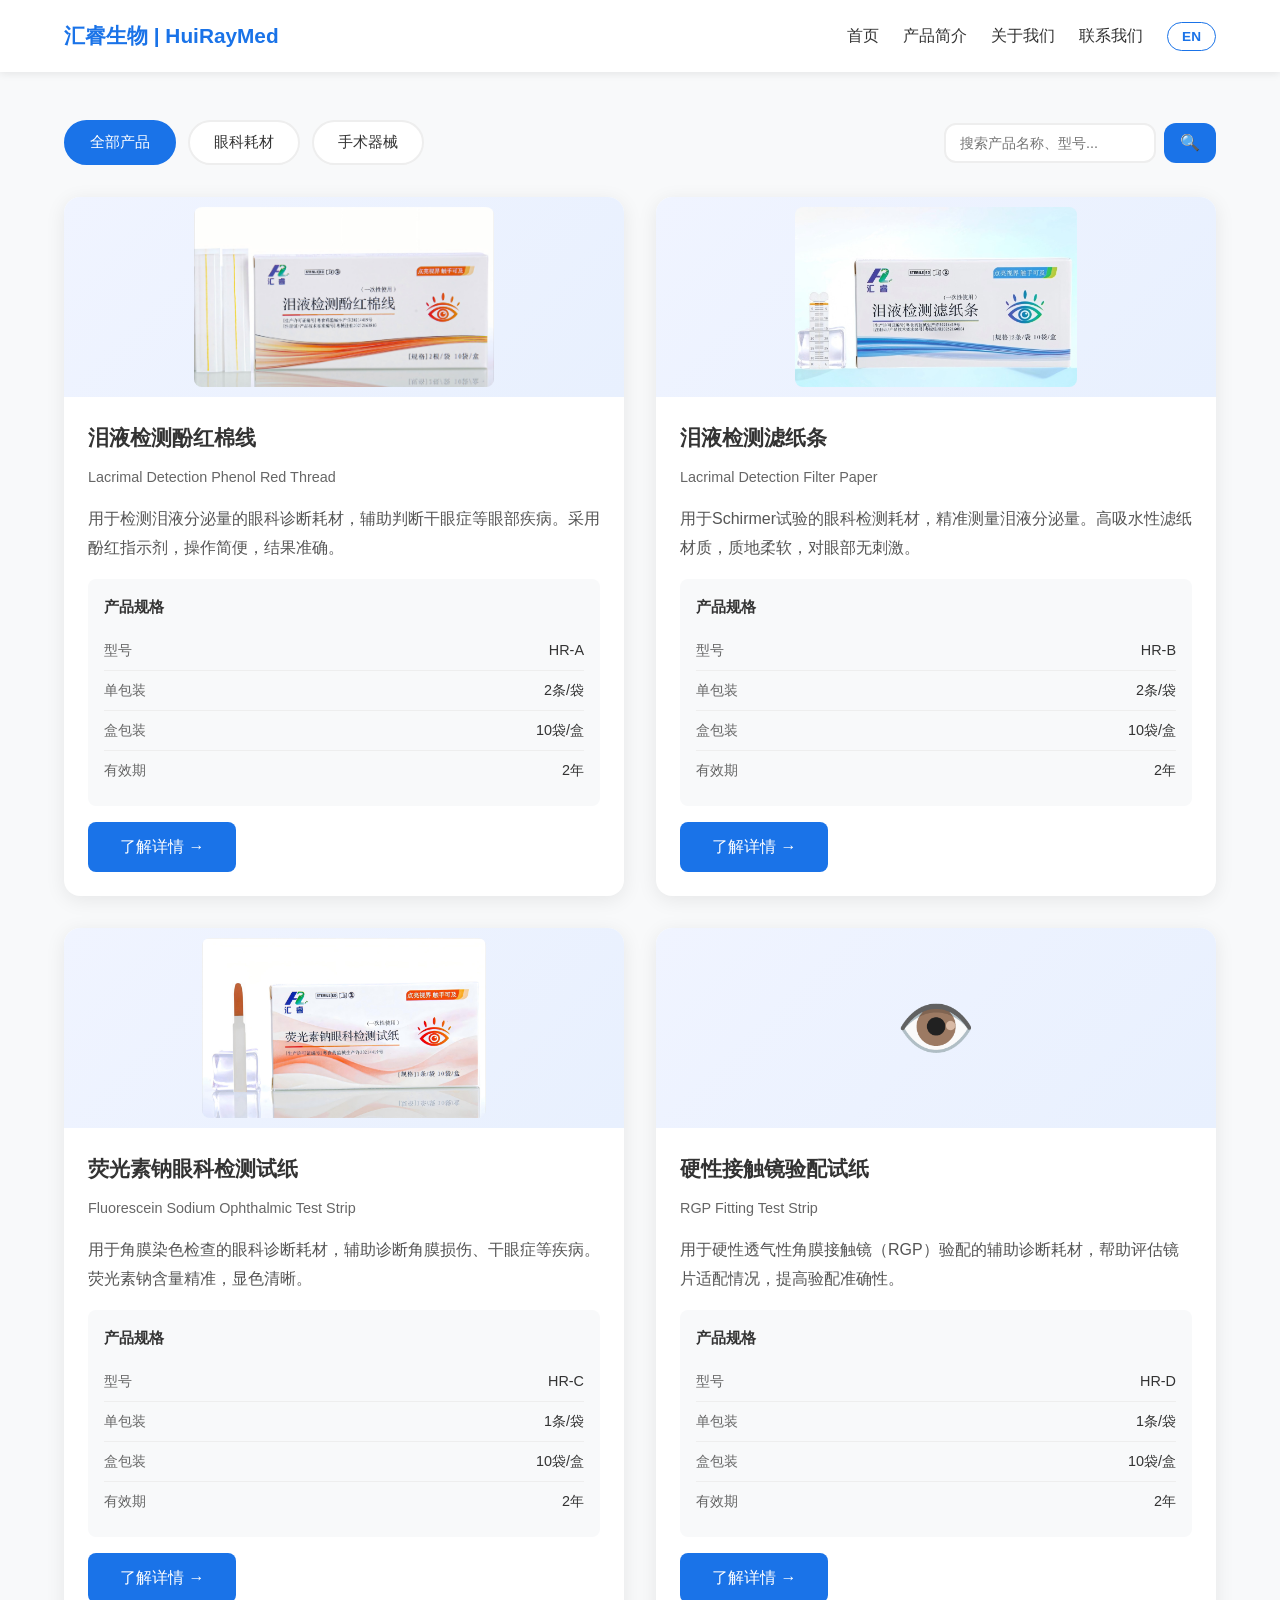
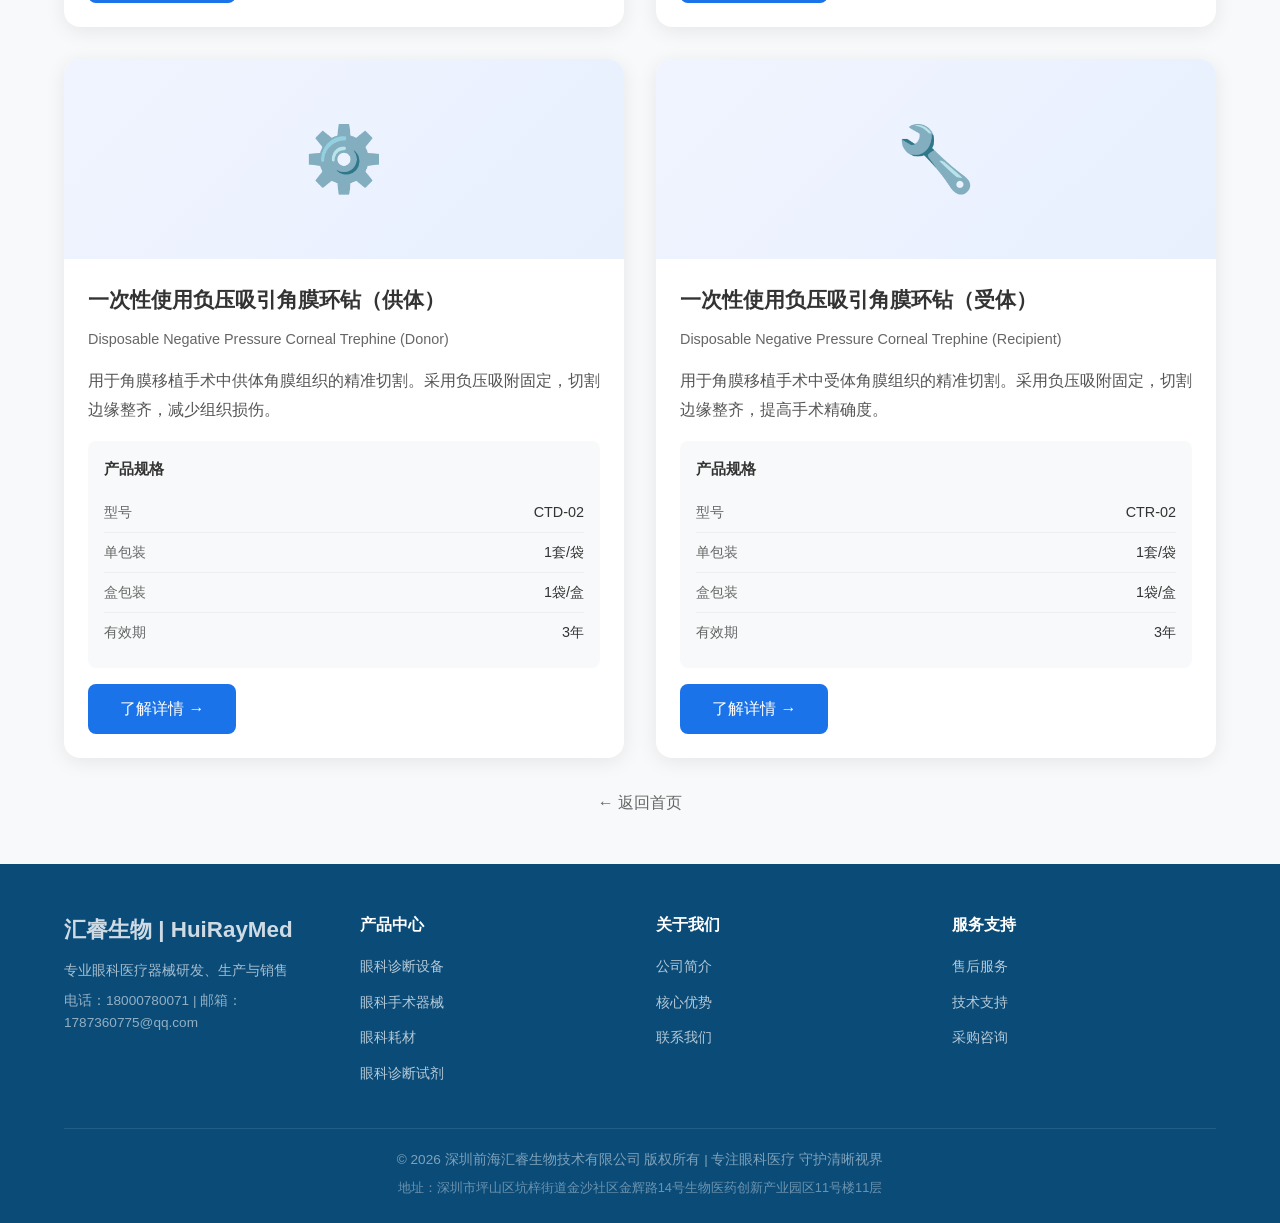
<file: products.html>
<!DOCTYPE html>
<html lang="zh-CN">
<head>
    <meta charset="UTF-8">
    <meta name="viewport" content="width=device-width, initial-scale=1.0">
    <title>汇睿生物 - 眼科医疗器械产品中心 | HuiRayMed</title>
    <meta name="description" content="汇睿生物专业眼科医疗器械产品，包括眼科诊断设备、手术器械、眼科耗材及诊断试剂。">
    <meta name="keywords" content="汇睿生物,HuiRayMed,眼科医疗器械,眼科耗材,泪液检测酚红棉线">
    <meta name="author" content="深圳前海汇睿生物技术有限公司">
    <link rel="canonical" href="https://huiraymed.com/products.html">
    <link rel="alternate" hreflang="zh" href="https://huiraymed.com/products.html">
    <link rel="alternate" hreflang="en" href="https://huiraymed.com/products.html?lang=en">
    <link rel="alternate" hreflang="x-default" href="https://huiraymed.com/products.html">
    <link rel="icon" href="data:image/svg+xml,<svg xmlns='http://www.w3.org/2000/svg' viewBox='0 0 100 100'><text y='.9em' font-size='90'>👁️</text></svg>" type="image/svg+xml">
    
    <meta property="og:title" content="汇睿生物 - 眼科医疗器械产品中心 | HuiRayMed">
    <meta property="og:description" content="汇睿生物专业眼科医疗器械产品，包括泪液检测酚红棉线、滤纸条、荧光素钠检测试纸等眼科耗材。">
    <meta property="og:url" content="https://huiraymed.com/products.html">
    <meta property="og:type" content="website">
    <meta property="og:site_name" content="汇睿生物">
    <meta property="og:image" content="https://huiraymed.com/images/brand-trademark.jpg">
    <meta property="og:image:alt" content="汇睿生物 HuiRayMed 品牌商标">
    <meta name="twitter:card" content="summary_large_image">
    <meta name="twitter:image" content="https://huiraymed.com/images/brand-trademark.jpg">
    
    <script type="application/ld+json">
    {
      "@context": "https://schema.org",
      "@type": "Product",
      "name": "汇睿生物眼科医疗器械",
      "description": "专业眼科医疗器械产品系列，包括泪液检测酚红棉线、滤纸条、荧光素钠检测试纸等眼科耗材",
      "brand": {
        "@type": "Organization",
        "name": "深圳前海汇睿生物技术有限公司"
      }
    }
    </script>
    
    <link rel="stylesheet" href="style.css?v=p15">
</head>
<body>
    <header>
        <nav class="nav container">
            <div class="logo">汇睿生物 | HuiRayMed</div>
            <div class="nav-right">
                <ul class="nav-links" id="navLinks">
                    <li><a href="index.html" data-i18n="nav.home">首页</a></li>
                    <li><a href="#products" data-i18n="nav.products">产品简介</a></li>
                    <li><a href="index.html#about" data-i18n="nav.about">关于我们</a></li>
                    <li><a href="index.html#contact" data-i18n="nav.contact">联系我们</a></li>
                </ul>
                <button class="lang-switch" id="langSwitch" type="button" aria-label="Switch language">EN</button>
            </div>
            <button class="hamburger" id="hamburger" aria-label="切换导航菜单" data-i18n-attr="aria-label:nav.toggle" aria-expanded="false">
                <span></span><span></span><span></span>
            </button>
        </nav>
    </header>

    <section id="products">
        <div class="container">
            <h1 class="sr-only" data-i18n="nav.products">产品简介</h1>
            <div class="header-row">
                <div class="category-tabs">
                    <button class="tab active" data-category="all" data-i18n="cat.all">全部产品</button>
                    <button class="tab" data-category="consumables" data-i18n="cat.cons">眼科耗材</button>
                    <button class="tab" data-category="surgical" data-i18n="cat.surg">手术器械</button>
                </div>
                <div class="search-bar">
                    <input type="text" id="searchInput" placeholder="搜索产品名称、型号..." data-i18n-attr="placeholder:search.ph">
                    <button id="searchBtn">🔍</button>
                </div>
            </div>

            <div class="products-grid">
                <div class="product-card" data-category="consumables"
                    data-image="images/product-HR-A-phenol-red-thread.jpg" data-icon="🧵"
                    data-model="HR-A" data-pkg1="2条/袋" data-pkg1-en="2 strips/pack" data-pkg2="10袋/盒" data-pkg2-en="10 packs/box" data-life="2年" data-life-en="2 years" data-license="粤食药监械生产许20214419号" data-license-en="粤食药监械生产许20214419号"
                    data-clinic1="干眼症筛查" data-clinic1-en="Dry Eye Screening" data-clinic1-desc="用于眼科门诊干眼症常规筛查，快速评估泪液分泌功能，最快20秒出结果。" data-clinic1-desc-en="Routine dry eye screening in ophthalmic clinics; rapid assessment of tear secretion function with results in as fast as 20 seconds."
                    data-clinic2="术后随访" data-clinic2-en="Postoperative Follow-up" data-clinic2-desc="白内障、LASIK等眼科手术后泪膜功能恢复情况监测。" data-clinic2-desc-en="Monitoring tear film function recovery after cataract, LASIK, and other ophthalmic surgeries."
                    data-cert="粤械注准20252160803" data-cert-en="粤械注准20252160803">
                    <div class="product-image" data-open-product="0">
                        <img src="images/product-HR-A-phenol-red-thread.jpg" alt="泪液检测酚红棉线" loading="lazy" onerror="this.style.display='none';var fb=this.parentNode.querySelector('.img-fallback');if(fb){fb.style.display='flex'}">
                        <div class="img-fallback" style="display:none">🧵</div>
                        <span class="zoom-hint" data-i18n="card.zoom">点击查看详情</span>
                    </div>
                    <div class="product-info">
                        <h3 data-i18n="p1.name">泪液检测酚红棉线</h3>
                        <p class="subtitle">Lacrimal Detection Phenol Red Thread</p>
                        <p class="description" data-i18n="p1.desc">用于检测泪液分泌量的眼科诊断耗材，辅助判断干眼症等眼部疾病。采用酚红指示剂，操作简便，结果准确。</p>
                        <div class="specs">
                            <h4 data-i18n="card.specs">产品规格</h4>
                            <div class="spec-item"><span class="spec-label" data-i18n="card.model">型号</span><span class="spec-value">HR-A</span></div>
                            <div class="spec-item"><span class="spec-label" data-i18n="card.pkg1">单包装</span><span class="spec-value" data-i18n="spec.2strip">2条/袋</span></div>
                            <div class="spec-item"><span class="spec-label" data-i18n="card.pkg2">盒包装</span><span class="spec-value" data-i18n="spec.10pack">10袋/盒</span></div>
                            <div class="spec-item"><span class="spec-label" data-i18n="card.life">有效期</span><span class="spec-value" data-i18n="spec.2y">2年</span></div>
                        </div>
                        <a href="index.html#contact" class="btn btn-primary" data-i18n="card.inquiry" data-inquiry="0">了解详情 →</a>
                    </div>
                </div>

                <div class="product-card" data-category="consumables"
                    data-image="images/product-HR-B-schirmer-filter-paper.jpg" data-icon="📝"
                    data-model="HR-B" data-pkg1="2条/袋" data-pkg1-en="2 strips/pack" data-pkg2="10袋/盒" data-pkg2-en="10 packs/box" data-life="2年" data-life-en="2 years" data-license="粤食药监械生产许20214419号" data-license-en="粤食药监械生产许20214419号"
                    data-clinic1="Schirmer试验" data-clinic1-en="Schirmer's Test" data-clinic1-desc="眼科临床泪液分泌功能标准检测方法，区分水性泪液缺乏型干眼。" data-clinic1-desc-en="Standard clinical method for tear secretion function testing; differentiates aqueous-deficient dry eye."
                    data-clinic2="体检筛查" data-clinic2-en="Health Screening" data-clinic2-desc="适合大规模眼科体检、社区筛查使用，成本低、操作便捷。" data-clinic2-desc-en="Suitable for large-scale ophthalmic examinations and community screening; cost-effective and easy to operate."
                    data-cert="粤械注准20252160804" data-cert-en="粤械注准20252160804">
                    <div class="product-image" data-open-product="1">
                        <img src="images/product-HR-B-schirmer-filter-paper.jpg" alt="泪液检测滤纸条" loading="lazy" onerror="this.style.display='none';var fb=this.parentNode.querySelector('.img-fallback');if(fb){fb.style.display='flex'}">
                        <div class="img-fallback" style="display:none">📝</div>
                        <span class="zoom-hint" data-i18n="card.zoom">点击查看详情</span>
                    </div>
                    <div class="product-info">
                        <h3 data-i18n="p2.name">泪液检测滤纸条</h3>
                        <p class="subtitle">Lacrimal Detection Filter Paper</p>
                        <p class="description" data-i18n="p2.desc">用于Schirmer试验的眼科检测耗材，精准测量泪液分泌量。高吸水性滤纸材质，质地柔软，对眼部无刺激。</p>
                        <div class="specs">
                            <h4 data-i18n="card.specs">产品规格</h4>
                            <div class="spec-item"><span class="spec-label" data-i18n="card.model">型号</span><span class="spec-value">HR-B</span></div>
                            <div class="spec-item"><span class="spec-label" data-i18n="card.pkg1">单包装</span><span class="spec-value" data-i18n="spec.2strip">2条/袋</span></div>
                            <div class="spec-item"><span class="spec-label" data-i18n="card.pkg2">盒包装</span><span class="spec-value" data-i18n="spec.10pack">10袋/盒</span></div>
                            <div class="spec-item"><span class="spec-label" data-i18n="card.life">有效期</span><span class="spec-value" data-i18n="spec.2y">2年</span></div>
                        </div>
                        <a href="index.html#contact" class="btn btn-primary" data-i18n="card.inquiry" data-inquiry="1">了解详情 →</a>
                    </div>
                </div>

                <div class="product-card" data-category="consumables"
                    data-image="images/product-HR-C-fluorescein-strip.jpg" data-icon="🔍"
                    data-model="HR-C" data-pkg1="1条/袋" data-pkg1-en="1 strip/pack" data-pkg2="10袋/盒" data-pkg2-en="10 packs/box" data-life="2年" data-life-en="2 years" data-license="／" data-license-en="/"
                    data-clinic1="角膜损伤检测" data-clinic1-en="Corneal Injury Detection" data-clinic1-desc="辅助诊断角膜上皮缺损、角膜溃疡、化学烧伤等角膜疾病。" data-clinic1-desc-en="Assists in diagnosing corneal epithelial defects, corneal ulcers, chemical burns, and other corneal diseases."
                    data-clinic2="泪膜破裂时间" data-clinic2-en="Tear Break-up Time" data-clinic2-desc="配合BUT试验，评估泪膜稳定性及干眼严重程度。" data-clinic2-desc-en="Used with BUT test to evaluate tear film stability and dry eye severity."
                    data-cert="／" data-cert-en="/">
                    <div class="product-image" data-open-product="2">
                        <img src="images/product-HR-C-fluorescein-strip.jpg" alt="荧光素钠眼科检测试纸" loading="lazy" onerror="this.style.display='none';var fb=this.parentNode.querySelector('.img-fallback');if(fb){fb.style.display='flex'}">
                        <div class="img-fallback" style="display:none">🔍</div>
                        <span class="zoom-hint" data-i18n="card.zoom">点击查看详情</span>
                    </div>
                    <div class="product-info">
                        <h3 data-i18n="p3.name">荧光素钠眼科检测试纸</h3>
                        <p class="subtitle">Fluorescein Sodium Ophthalmic Test Strip</p>
                        <p class="description" data-i18n="p3.desc">用于角膜染色检查的眼科诊断耗材，辅助诊断角膜损伤、干眼症等疾病。荧光素钠含量精准，显色清晰。</p>
                        <div class="specs">
                            <h4 data-i18n="card.specs">产品规格</h4>
                            <div class="spec-item"><span class="spec-label" data-i18n="card.model">型号</span><span class="spec-value">HR-C</span></div>
                            <div class="spec-item"><span class="spec-label" data-i18n="card.pkg1">单包装</span><span class="spec-value" data-i18n="spec.1strip">1条/袋</span></div>
                            <div class="spec-item"><span class="spec-label" data-i18n="card.pkg2">盒包装</span><span class="spec-value" data-i18n="spec.10pack">10袋/盒</span></div>
                            <div class="spec-item"><span class="spec-label" data-i18n="card.life">有效期</span><span class="spec-value" data-i18n="spec.2y">2年</span></div>
                        </div>
                        <a href="index.html#contact" class="btn btn-primary" data-i18n="card.inquiry" data-inquiry="2">了解详情 →</a>
                    </div>
                </div>

                <div class="product-card" data-category="consumables"
                    data-image="images/product-HR-D-rgp-fitting-strip.jpg" data-icon="👁️"
                    data-model="HR-D" data-pkg1="1条/袋" data-pkg1-en="1 strip/pack" data-pkg2="10袋/盒" data-pkg2-en="10 packs/box" data-life="2年" data-life-en="2 years" data-license="／" data-license-en="/"
                    data-clinic1="RGP适配评估" data-clinic1-en="RGP Fitting Assessment" data-clinic1-desc="硬性透气性角膜接触镜配适状态评估，判断镜片与角膜之间的接触关系。" data-clinic1-desc-en="Assesses fitting status of rigid gas permeable contact lenses; evaluates the lens-cornea contact relationship."
                    data-clinic2="OK镜验配" data-clinic2-en="Ortho-K Fitting" data-clinic2-desc="角膜塑形镜（OK镜）验配过程中泪液交换及定位效果评估。" data-clinic2-desc-en="Evaluates tear exchange and lens positioning during orthokeratology (Ortho-K) lens fitting."
                    data-cert="／" data-cert-en="/">
                    <div class="product-image" data-open-product="3">
                        👁️
                        <span class="zoom-hint" data-i18n="card.zoom">点击查看详情</span>
                    </div>
                    <div class="product-info">
                        <h3 data-i18n="p4.name">硬性接触镜验配试纸</h3>
                        <p class="subtitle">RGP Fitting Test Strip</p>
                        <p class="description" data-i18n="p4.desc">用于硬性透气性角膜接触镜（RGP）验配的辅助诊断耗材，帮助评估镜片适配情况，提高验配准确性。</p>
                        <div class="specs">
                            <h4 data-i18n="card.specs">产品规格</h4>
                            <div class="spec-item"><span class="spec-label" data-i18n="card.model">型号</span><span class="spec-value">HR-D</span></div>
                            <div class="spec-item"><span class="spec-label" data-i18n="card.pkg1">单包装</span><span class="spec-value" data-i18n="spec.1strip">1条/袋</span></div>
                            <div class="spec-item"><span class="spec-label" data-i18n="card.pkg2">盒包装</span><span class="spec-value" data-i18n="spec.10pack">10袋/盒</span></div>
                            <div class="spec-item"><span class="spec-label" data-i18n="card.life">有效期</span><span class="spec-value" data-i18n="spec.2y">2年</span></div>
                        </div>
                        <a href="index.html#contact" class="btn btn-primary" data-i18n="card.inquiry" data-inquiry="3">了解详情 →</a>
                    </div>
                </div>

                <div class="product-card" data-category="surgical"
                    data-image="images/product-CTD-02-corneal-trephine-donor.jpg" data-icon="⚙️"
                    data-model="CTD-02" data-pkg1="1套/袋" data-pkg1-en="1 set/pack" data-pkg2="1袋/盒" data-pkg2-en="1 pack/box" data-life="3年" data-life-en="3 years" data-license="粤食药监械生产许20214419号" data-license-en="粤食药监械生产许20214419号"
                    data-clinic1="角膜移植手术" data-clinic1-en="Corneal Transplant Surgery" data-clinic1-desc="穿透性角膜移植、板层角膜移植手术中供体角膜植片的标准化制备。" data-clinic1-desc-en="Standardized preparation of donor corneal grafts in penetrating and lamellar keratoplasty."
                    data-clinic2="眼库组织制备" data-clinic2-en="Eye Bank Tissue Preparation" data-clinic2-desc="眼库供体角膜加工环节必备器械，保证植片尺寸一致性。" data-clinic2-desc-en="Essential instrument for eye bank donor cornea processing; ensures graft size consistency."
                    data-cert="粤械注准20212160713" data-cert-en="粤械注准20212160713">
                    <div class="product-image" data-open-product="4">
                        ⚙️
                        <span class="zoom-hint" data-i18n="card.zoom">点击查看详情</span>
                    </div>
                    <div class="product-info">
                        <h3 data-i18n="p5.name">一次性使用负压吸引角膜环钻（供体）</h3>
                        <p class="subtitle">Disposable Negative Pressure Corneal Trephine (Donor)</p>
                        <p class="description" data-i18n="p5.desc">用于角膜移植手术中供体角膜组织的精准切割。采用负压吸附固定，切割边缘整齐，减少组织损伤。</p>
                        <div class="specs">
                            <h4 data-i18n="card.specs">产品规格</h4>
                            <div class="spec-item"><span class="spec-label" data-i18n="card.model">型号</span><span class="spec-value">CTD-02</span></div>
                            <div class="spec-item"><span class="spec-label" data-i18n="card.pkg1">单包装</span><span class="spec-value" data-i18n="spec.1set">1套/袋</span></div>
                            <div class="spec-item"><span class="spec-label" data-i18n="card.pkg2">盒包装</span><span class="spec-value" data-i18n="spec.1pack">1袋/盒</span></div>
                            <div class="spec-item"><span class="spec-label" data-i18n="card.life">有效期</span><span class="spec-value" data-i18n="spec.3y">3年</span></div>
                        </div>
                        <a href="index.html#contact" class="btn btn-primary" data-i18n="card.inquiry" data-inquiry="4">了解详情 →</a>
                    </div>
                </div>

                <div class="product-card" data-category="surgical"
                    data-image="images/product-CTR-02-corneal-trephine-recipient.jpg" data-icon="🔧"
                    data-model="CTR-02" data-pkg1="1套/袋" data-pkg1-en="1 set/pack" data-pkg2="1袋/盒" data-pkg2-en="1 pack/box" data-life="3年" data-life-en="3 years" data-license="粤食药监械生产许20214419号" data-license-en="粤食药监械生产许20214419号"
                    data-clinic1="穿透角膜移植" data-clinic1-en="Penetrating Keratoplasty" data-clinic1-desc="PKP手术中受眼角膜受体床的标准化环形切除，边缘整齐、垂直。" data-clinic1-desc-en="Standardized circular excision of the recipient corneal bed in PKP surgery; clean, vertical edges."
                    data-clinic2="内皮移植术" data-clinic2-en="Endothelial Keratoplasty" data-clinic2-desc="DMEK/DSEK等角膜内皮移植手术中受床制备步骤。" data-clinic2-desc-en="Recipient bed preparation in DMEK/DSEK and other endothelial keratoplasty procedures."
                    data-cert="粤械注准20212160713" data-cert-en="粤械注准20212160713">
                    <div class="product-image" data-open-product="5">
                        🔧
                        <span class="zoom-hint" data-i18n="card.zoom">点击查看详情</span>
                    </div>
                    <div class="product-info">
                        <h3 data-i18n="p6.name">一次性使用负压吸引角膜环钻（受体）</h3>
                        <p class="subtitle">Disposable Negative Pressure Corneal Trephine (Recipient)</p>
                        <p class="description" data-i18n="p6.desc">用于角膜移植手术中受体角膜组织的精准切割。采用负压吸附固定，切割边缘整齐，提高手术精确度。</p>
                        <div class="specs">
                            <h4 data-i18n="card.specs">产品规格</h4>
                            <div class="spec-item"><span class="spec-label" data-i18n="card.model">型号</span><span class="spec-value">CTR-02</span></div>
                            <div class="spec-item"><span class="spec-label" data-i18n="card.pkg1">单包装</span><span class="spec-value" data-i18n="spec.1set">1套/袋</span></div>
                            <div class="spec-item"><span class="spec-label" data-i18n="card.pkg2">盒包装</span><span class="spec-value" data-i18n="spec.1pack">1袋/盒</span></div>
                            <div class="spec-item"><span class="spec-label" data-i18n="card.life">有效期</span><span class="spec-value" data-i18n="spec.3y">3年</span></div>
                        </div>
                        <a href="index.html#contact" class="btn btn-primary" data-i18n="card.inquiry" data-inquiry="5">了解详情 →</a>
                    </div>
                </div>

                <div class="no-results" id="noResults" style="display:none;">
                    <span class="emoji">🔍</span>
                    <p data-i18n="search.empty">未找到匹配的产品，请尝试其他关键词。</p>
                </div>
            </div>

            <a href="index.html" class="back-link" data-i18n="back.home">← 返回首页</a>
        </div>
    </section>

    <!-- ========== 产品详情 Tab 弹窗 ========== -->
    <div class="product-modal" id="productModal" role="dialog" aria-modal="true" aria-labelledby="pName">
        <button type="button" class="pm-close" id="pClose" aria-label="关闭" data-i18n-attr="aria-label:chat.close">&times;</button>
        <div class="p-card">
            <div class="p-header">
                <div class="p-name" id="pName">产品名称</div>
                <div class="p-subname" id="pSubname">Product Subname</div>
            </div>
            <div class="p-tabs">
                <button class="p-tab active" data-tab="photo" data-i18n="pm.tab.photo">📷 产品图</button>
                <button class="p-tab" data-tab="spec" data-i18n="pm.tab.spec">📋 技术参数</button>
                <button class="p-tab" data-tab="doc" data-i18n="pm.tab.doc">📁 说明书</button>
                <button class="p-tab" data-tab="clinic" data-i18n="pm.tab.clinic">🏥 临床应用</button>
            </div>
            <div class="p-tab-content">
                <div class="p-tab-panel active" data-panel="photo">
                    <div class="p-photo" id="pPhoto">🧵
                        <div class="no-photo" id="pNoPhoto" style="display:none">
                            <span id="pPhotoEmoji">🧵</span>
                            <span data-i18n-html="pm.nophoto">暂无高清实物图<br>点击右下方按钮获取产品资料</span>
                        </div>
                    </div>
                </div>
                <div class="p-tab-panel" data-panel="spec">
                    <table class="p-specs-table">
                        <tbody>
                            <tr><th data-i18n="pm.sp.model">产品型号</th><td id="pSpec1">HR-A</td></tr>
                            <tr><th data-i18n="pm.sp.pkg1">单包装规格</th><td id="pSpec2">1条/袋</td></tr>
                            <tr><th data-i18n="pm.sp.pkg2">盒包装规格</th><td id="pSpec3">10袋/盒</td></tr>
                            <tr><th data-i18n="pm.sp.life">有效期</th><td id="pSpec4">2年</td></tr>
                            <tr><th data-i18n="pm.sp.sterile">灭菌方式</th><td data-i18n="pm.sp.sterile.v">环氧乙烷灭菌（EO）</td></tr>
                            <tr><th data-i18n="pm.sp.scope">适用范围</th><td data-i18n="pm.sp.scope.v">临床眼科检查 / 眼科手术辅助</td></tr>
                            <tr><th data-i18n="pm.sp.cert">注册证号</th><td id="pSpec5">-</td></tr>
                            <tr><th data-i18n="pm.sp.license">生产许可证号</th><td id="pSpec6">-</td></tr>
                            <tr><th data-i18n="pm.sp.standard">生产标准</th><td data-i18n="pm.sp.standard.v">符合 GB/T 16886 / YY 0033 医疗器械标准</td></tr>
                        </tbody>
                    </table>
                </div>
                <div class="p-tab-panel" data-panel="doc">
                    <div class="p-desc" id="pDocDesc" data-i18n="pm.doc.desc">
                        本产品全套技术文档包含注册证、技术要求、检验报告、使用说明书等资料，如需完整版文档请联系销售人员。以下为可下载的资料列表：
                    </div>
                    <div class="p-dl-list">
                        <a class="p-dl-item" href="javascript:void(0)" onclick="showToast(t('pm.doc.contact'), 'info', 2500);">
                            <span class="dl-icon">📄</span>
                            <div>
                                <h5 data-i18n="pm.doc.manual">产品使用说明书</h5>
                                <p data-i18n="pm.doc.manual.m">PDF · 2.4MB · 中文 / English</p>
                            </div>
                        </a>
                        <a class="p-dl-item" href="javascript:void(0)" onclick="showToast(t('pm.doc.contact'), 'info', 2500);">
                            <span class="dl-icon">📋</span>
                            <div>
                                <h5 data-i18n="pm.doc.regcert">医疗器械注册证</h5>
                                <p data-i18n="pm.doc.regcert.m">PDF · 860KB · NMPA批准</p>
                            </div>
                        </a>
                        <a class="p-dl-item" href="javascript:void(0)" onclick="showToast(t('pm.doc.contact'), 'info', 2500);">
                            <span class="dl-icon"></span>
                            <div>
                                <h5 data-i18n="pm.doc.lit">临床文献汇总</h5>
                                <p data-i18n="pm.doc.lit.m">PDF · 3.1MB · SCI / 核心期刊研究</p>
                            </div>
                        </a>
                    </div>
                </div>
                <div class="p-tab-panel" data-panel="clinic">
                    <div class="p-clinic">
                        <div class="p-clinic-item">
                            <div class="ci-label" id="pClinic1Lbl" data-i18n="pm.clinic1">临床应用场景一</div>
                            <div class="ci-content" id="pClinic1Desc">临床应用场景描述内容</div>
                        </div>
                        <div class="p-clinic-item">
                            <div class="ci-label" id="pClinic2Lbl" data-i18n="pm.clinic2">临床应用场景二</div>
                            <div class="ci-content" id="pClinic2Desc">临床应用场景描述内容</div>
                        </div>
                    </div>
                </div>
            </div>
            <div class="p-footer">
                <div class="pf-left" data-i18n-html="pm.stock">
                    <span class="dot">●</span> 现货供应 · 全国顺丰包邮
                </div>
                <a class="inquiry-btn" id="pInquiryBtn" href="index.html#contact" data-i18n="pm.inquiry">
                    📞 立即询价此产品
                </a>
            </div>
        </div>
    </div>

    <footer>
        <div class="container">
            <div class="footer-content">
                <div class="footer-brand">
                    <div class="brand">汇睿生物 | HuiRayMed</div>
                    <p data-i18n="footer.desc">专业眼科医疗器械研发、生产与销售</p>
                    <p class="contact-info" data-i18n="footer.contact">电话：18000780071 | 邮箱：1787360775@qq.com</p>
                </div>
                <div class="footer-links">
                    <h4 data-i18n="footer.p.t">产品中心</h4>
                    <ul>
                        <li><a href="products.html" data-i18n="footer.p.diag">眼科诊断设备</a></li>
                        <li><a href="products.html?cat=surgical" data-i18n="footer.p.surg">眼科手术器械</a></li>
                        <li><a href="products.html?cat=consumables" data-i18n="footer.p.cons">眼科耗材</a></li>
                        <li><a href="products.html" data-i18n="footer.p.reag">眼科诊断试剂</a></li>
                    </ul>
                </div>
                <div class="footer-links">
                    <h4 data-i18n="footer.a.t">关于我们</h4>
                    <ul>
                        <li><a href="index.html#about" data-i18n="footer.a.comp">公司简介</a></li>
                        <li><a href="index.html#why" data-i18n="footer.a.adv">核心优势</a></li>
                        <li><a href="index.html#contact" data-i18n="footer.a.cont">联系我们</a></li>
                    </ul>
                </div>
                <div class="footer-links">
                    <h4 data-i18n="footer.s.t">服务支持</h4>
                    <ul>
                        <li><a href="index.html#contact" data-i18n="footer.s.after">售后服务</a></li>
                        <li><a href="index.html#contact" data-i18n="footer.s.tech">技术支持</a></li>
                        <li><a href="index.html#contact" data-i18n="footer.s.purch">采购咨询</a></li>
                    </ul>
                </div>
            </div>
            <div class="footer-bottom">
                <p class="copy" data-i18n="footer.copy">&copy; 2026 深圳前海汇睿生物技术有限公司 版权所有 | 专注眼科医疗 守护清晰视界</p>
                <p class="address" data-i18n="footer.addr">地址：深圳市坪山区坑梓街道金沙社区金辉路14号生物医药创新产业园区11号楼11层</p>
            </div>
        </div>
    </footer>

    <script src="script.js?v=p17"></script>
</body>
</html>
</file>
<file: style.css>
:root {
    --primary-color: #1a73e8;
    --primary-hover: #1557b0;
    --secondary-color: #667eea;
    --accent-color: #764ba2;
    --text-primary: #1a1a2e;
    --text-secondary: #333;
    --text-muted: #555;
    --text-light: #666;
    --text-faint: #6b7280;
    --bg-primary: #f8f9fa;
    --bg-secondary: #fff;
    --border-color: #eee;
    --shadow-sm: 0 2px 8px rgba(0, 0, 0, 0.08);
    --shadow-md: 0 2px 12px rgba(0, 0, 0, 0.06);
    --shadow-lg: 0 8px 24px rgba(0, 0, 0, 0.12);
    --radius-sm: 8px;
    --radius-md: 12px;
    --radius-lg: 16px;
    --r-full: 9999px;
    --footer-bg: #0a4b78;
    --ease-out: cubic-bezier(.16,1,.3,1);
    --tr-base: 300ms var(--ease-out);
}

*, *::before, *::after {
    box-sizing: border-box;
    margin: 0;
    padding: 0;
}

.sr-only {
    position: absolute;
    width: 1px;
    height: 1px;
    padding: 0;
    margin: -1px;
    overflow: hidden;
    clip: rect(0, 0, 0, 0);
    white-space: nowrap;
    border: 0;
}

html {
    scroll-behavior: smooth;
}

:focus-visible {
    outline: 2px solid var(--primary-color);
    outline-offset: 2px;
}

:focus:not(:focus-visible) {
    outline: none;
}

body {
    font-family: -apple-system, BlinkMacSystemFont, "Segoe UI", "PingFang SC", "Microsoft YaHei", sans-serif;
    color: var(--text-primary);
    background: var(--bg-primary);
    line-height: 1.6;
    padding-top: 72px;
}

a {
    text-decoration: none;
    color: inherit;
}

.container {
    max-width: 1200px;
    margin: 0 auto;
    padding: 0 24px;
}

.btn {
    display: inline-block;
    padding: 12px 24px;
    border-radius: var(--radius-sm);
    font-weight: 500;
    transition: all 0.3s;
    text-align: center;
}

.btn-primary {
    background: var(--primary-color);
    color: #fff;
}

.btn-primary:hover {
    background: var(--primary-hover);
}

.btn-outline {
    border: 2px solid var(--primary-color);
    color: var(--primary-color);
}

.btn-outline:hover {
    background: var(--primary-color);
    color: #fff;
}

.section-title {
    font-size: 2rem;
    margin-bottom: 8px;
}

.section-subtitle {
    color: var(--text-light);
    font-size: 0.95rem;
    margin-bottom: 32px;
}

header {
    position: fixed;
    top: 0;
    left: 0;
    right: 0;
    background: var(--bg-secondary);
    box-shadow: var(--shadow-sm);
    z-index: 100;
}

.nav {
    display: flex;
    justify-content: space-between;
    align-items: center;
    height: 72px;
}

.logo {
    font-size: 1.3rem;
    font-weight: 700;
    color: var(--primary-color);
}

.nav-links {
    display: flex;
    list-style: none;
    gap: 24px;
}

.nav-links a {
    color: var(--text-secondary);
    font-weight: 500;
}

.nav-links a:hover {
    color: var(--primary-color);
}

.hamburger {
    display: none;
    flex-direction: column;
    gap: 4px;
    padding: 8px;
    background: transparent;
    border: none;
    cursor: pointer;
}

.hamburger span {
    width: 24px;
    height: 2px;
    background: var(--text-secondary);
}

.nav-right {
    display: flex;
    align-items: center;
    gap: 24px;
}

.lang-switch {
    background: transparent;
    border: 1.5px solid var(--primary-color);
    color: var(--primary-color);
    padding: 6px 14px;
    border-radius: var(--r-full);
    font-size: 0.85rem;
    font-weight: 600;
    cursor: pointer;
    transition: all var(--tr-base);
    white-space: nowrap;
}

.lang-switch:hover {
    background: var(--primary-color);
    color: #fff;
}

.hero {
    position: relative;
    min-height: 100vh;
    display: flex;
    align-items: center;
    justify-content: center;
    text-align: center;
    padding-top: 72px;
    background: url('products/HR-background.jpg');
    background-size: cover;
    background-position: center;
    background-repeat: no-repeat;
}

.hero::before {
    content: '';
    position: absolute;
    inset: 0;
    background: linear-gradient(135deg, rgba(19, 79, 191, 0.88) 0%, rgba(15, 23, 66, 0.78) 60%, rgba(15, 23, 42, 0.7) 100%);
    z-index: 1;
}

.hero > .container {
    position: relative;
    z-index: 2;
}

.hero h1 {
    font-size: clamp(2rem, 4vw, 3rem);
    font-weight: 800;
    letter-spacing: 0.02em;
    color: #fff;
    margin-bottom: 16px;
    text-shadow: 0 4px 20px rgba(0, 0, 0, 0.18);
}

.hero .slogan {
    font-size: clamp(1rem, 1.4vw, 1.2rem);
    font-weight: 600;
    color: rgba(255, 255, 255, 0.98);
    margin-bottom: 16px;
}

.hero .subtitle {
    color: rgba(255, 255, 255, 0.9);
    margin-bottom: 40px;
    line-height: 1.9;
}

.hero .btn-group {
    display: flex;
    gap: 16px;
    justify-content: center;
}

.hero .btn {
    padding: 14px 36px;
    font-weight: 600;
    border-radius: var(--radius-sm);
}

.hero .btn-primary {
    background: var(--primary-color);
    color: #fff;
    box-shadow: 0 8px 24px rgba(46, 127, 255, 0.4);
    transition: all var(--tr-base);
}

.hero .btn-primary:hover {
    background: #fff;
    color: var(--primary-color);
    transform: translateY(-2px);
    box-shadow: 0 12px 32px rgba(255, 255, 255, 0.25);
}

.hero .btn-outline {
    border: 2px solid rgba(255, 255, 255, 0.6);
    color: #fff;
    background: rgba(255, 255, 255, 0.08);
    backdrop-filter: blur(6px);
    transition: all var(--tr-base);
}

.hero .btn-outline:hover {
    background: rgba(255, 255, 255, 0.2);
    border-color: #fff;
    transform: translateY(-2px);
}

/* 信任徽标条 */
.trust-bar {
    width: 100%;
    background: rgba(255, 255, 255, 0.06);
    backdrop-filter: blur(10px);
    border-top: 1px solid rgba(255, 255, 255, 0.1);
    border-bottom: 1px solid rgba(255, 255, 255, 0.1);
    padding: 20px 0;
    position: absolute;
    bottom: 0;
    left: 0;
    z-index: 3;
}

.trust-bar .container {
    display: grid;
    grid-template-columns: repeat(4, 1fr);
    gap: 24px;
}

.trust-item {
    display: flex;
    align-items: center;
    justify-content: center;
    gap: 10px;
    color: rgba(255, 255, 255, 0.92);
    font-size: 0.92rem;
    font-weight: 500;
}

.trust-item .icon {
    font-size: 1.4rem;
    line-height: 1;
    display: inline-flex;
    align-items: center;
    justify-content: center;
    width: 36px;
    height: 36px;
    border-radius: var(--r-full);
    background: rgba(255, 255, 255, 0.12);
}

.trust-item strong {
    font-weight: 700;
    color: #fff;
}

@media (max-width: 991.98px) {
    .trust-bar {
        position: static;
        margin-top: 48px;
    }
    .trust-bar .container {
        grid-template-columns: repeat(2, 1fr);
    }
}

@media (max-width: 479.98px) {
    .trust-bar .container {
        grid-template-columns: 1fr;
        gap: 12px;
    }
    .trust-item {
        justify-content: flex-start;
    }
}

section {
    padding: 48px 0;
    scroll-margin-top: 72px;
}

.section-alt {
    background: var(--bg-secondary);
}

.about-grid {
    display: grid;
    grid-template-columns: 1.2fr 0.8fr;
    gap: 32px;
    align-items: center;
}

.about-text p {
    margin-bottom: 16px;
    color: var(--text-muted);
}

.about-highlights {
    display: grid;
    grid-template-columns: repeat(3, 1fr);
    gap: 24px;
    margin-top: 32px;
}

.about-highlights .item {
    text-align: center;
    padding: 16px;
    background: var(--bg-primary);
    border-radius: var(--radius-md);
}

.about-highlights .num {
    font-size: 2rem;
    font-weight: 700;
    color: var(--primary-color);
}

.about-highlights .label {
    font-size: 0.85rem;
    color: var(--text-light);
    margin-top: 4px;
}

.about-image {
    display: flex;
    align-items: center;
    justify-content: center;
}

.about-image img {
    max-width: 100%;
    max-height: 200px;
    object-fit: contain;
}

.products-grid {
    display: grid;
    grid-template-columns: repeat(2, 1fr);
    gap: 32px;
}

.no-results {
    grid-column: 1 / -1;
    text-align: center;
    padding: 48px 16px;
    color: var(--text-muted, #6b7280);
}

.no-results .emoji {
    font-size: 2.5rem;
    display: block;
    margin-bottom: 12px;
}

.no-results p {
    margin: 0;
    font-size: 1rem;
}

.product-card {
    background: var(--bg-secondary);
    border-radius: var(--radius-lg);
    box-shadow: 0 4px 20px rgba(0, 0, 0, 0.08);
    overflow: hidden;
    transition: transform 0.3s;
}

.product-card:hover {
    transform: translateY(-8px);
}

.product-card .product-image {
    height: 200px;
    background: linear-gradient(135deg, #f0f4ff 0%, #e8f0fe 100%);
    display: flex;
    align-items: center;
    justify-content: center;
    font-size: 4rem;
    cursor: pointer;
    position: relative;
}

.product-card .product-image img {
    max-width: 100%;
    max-height: 180px;
    object-fit: contain;
    border-radius: var(--radius-sm);
    transition: transform 0.3s;
}

.product-card .product-image:hover img {
    transform: scale(1.05);
}

.product-card .product-image .img-fallback {
    position: absolute;
    inset: 0;
    display: flex;
    align-items: center;
    justify-content: center;
}

.product-card .product-image .zoom-hint {
    position: absolute;
    bottom: 8px;
    right: 8px;
    background: rgba(0, 0, 0, 0.5);
    color: #fff;
    font-size: 0.75rem;
    padding: 4px 8px;
    border-radius: 4px;
    opacity: 0;
    transition: opacity 0.3s;
}

.product-card .product-image:hover .zoom-hint {
    opacity: 1;
}

.product-card .product-info {
    padding: 24px;
}

.product-card .product-info h3 {
    font-size: 1.3rem;
    color: var(--text-secondary);
    margin-bottom: 12px;
}

.product-card .product-info .subtitle {
    color: var(--text-light);
    font-size: 0.9rem;
    margin-bottom: 16px;
}

.product-card .product-info .description {
    color: var(--text-muted);
    margin-bottom: 16px;
    line-height: 1.8;
}

.product-card .product-info .specs {
    background: var(--bg-primary);
    border-radius: var(--radius-sm);
    padding: 16px;
    margin-bottom: 16px;
}

.product-card .product-info .specs h4 {
    font-size: 0.95rem;
    color: var(--text-secondary);
    margin-bottom: 12px;
}

.product-card .product-info .spec-item {
    display: flex;
    justify-content: space-between;
    padding: 8px 0;
    border-bottom: 1px solid var(--border-color);
}

.product-card .product-info .spec-item:last-child {
    border-bottom: none;
}

.product-card .product-info .spec-label {
    color: var(--text-light);
    font-size: 0.9rem;
}

.product-card .product-info .spec-value {
    color: var(--text-secondary);
    font-weight: 500;
    font-size: 0.9rem;
}

.products-grid .btn-primary {
    padding: 12px 32px;
}

.back-link {
    display: block;
    text-align: center;
    color: var(--text-light);
    margin-top: 32px;
}

.back-link:hover {
    color: var(--primary-color);
}

.why-grid {
    display: grid;
    grid-template-columns: repeat(4, 1fr);
    gap: 24px;
}

.why-card {
    text-align: center;
    padding: 24px;
}

.why-card .emoji {
    font-size: 2.5rem;
    margin-bottom: 12px;
}

.why-card h4 {
    margin-bottom: 8px;
    color: var(--text-secondary);
}

.why-card p {
    font-size: 0.9rem;
    color: var(--text-light);
}

.contact-grid {
    display: grid;
    grid-template-columns: 1fr 1fr;
    gap: 24px;
    align-items: flex-start;
}

.contact-people h3 {
    margin-bottom: 24px;
}

.contact-side .item {
    display: flex;
    gap: 16px;
    margin-bottom: 20px;
    align-items: flex-start;
}

.contact-side .item .label {
    font-size: 0.85rem;
    color: var(--text-faint);
    margin-bottom: 2px;
}

.contact-side .item .value {
    font-size: 1rem;
    color: var(--text-secondary);
}

.contact-side .item .icon {
    font-size: 1.3rem;
    flex-shrink: 0;
    margin-top: 2px;
}

/* 人员分组（生产负责人 / 销售团队） */
.people-groups {
    display: grid;
    grid-template-columns: 1fr 1fr;
    gap: 20px;
}

.group-label {
    font-size: 0.85rem;
    color: var(--text-faint);
}
.person-list {
    display: flex;
    flex-direction: column;
    gap: 10px;
    margin-top: 8px;
}

.person-card {
    background: var(--bg-primary);
    border: 1px solid var(--border-color);
    border-radius: var(--radius-sm);
    padding: 10px 14px;
}

.person-card .p-head {
    display: flex;
    align-items: center;
    gap: 8px;
    flex-wrap: wrap;
}

.person-card .p-name {
    font-weight: 600;
    color: var(--text-secondary);
}

.person-card .p-pos {
    font-size: 0.78rem;
    color: var(--primary-color);
    background: rgba(26, 115, 232, 0.08);
    padding: 2px 10px;
    border-radius: var(--r-full);
}

.person-card .p-lines {
    display: flex;
    flex-direction: column;
    gap: 2px;
    margin-top: 6px;
    font-size: 0.9rem;
}

.person-card .p-lines a {
    color: var(--text-light);
    transition: color 0.3s;
}

.person-card .p-lines a:hover {
    color: var(--primary-color);
}

.contact-map {
    border-radius: var(--radius-lg);
    overflow: hidden;
    box-shadow: var(--shadow-sm);
    min-height: 260px;
    aspect-ratio: 4 / 3;
}

.contact-map iframe {
    display: block;
    width: 100%;
    height: 100%;
    border: 0;
}

footer {
    background: var(--footer-bg);
    color: rgba(255, 255, 255, 0.8);
    padding: 48px 0 24px;
    text-align: left;
}

footer .footer-content {
    display: grid;
    grid-template-columns: repeat(4, 1fr);
    gap: 32px;
    margin-bottom: 32px;
    text-align: left;
}

footer .footer-brand .brand {
    font-size: 1.4rem;
    font-weight: 700;
    margin-bottom: 12px;
}

footer .footer-brand p {
    font-size: 0.9rem;
    margin-bottom: 8px;
    opacity: 0.8;
}

footer .footer-brand .contact-info {
    font-size: 0.85rem;
    opacity: 0.7;
}

footer .footer-links h4 {
    font-size: 1rem;
    margin-bottom: 16px;
    color: #fff;
}

footer .footer-links ul {
    list-style: none;
    padding: 0;
    margin: 0;
}

footer .footer-links li {
    margin-bottom: 10px;
}

footer .footer-links a {
    color: rgba(255, 255, 255, 0.7);
    font-size: 0.9rem;
    transition: color 0.3s;
}

footer .footer-links a:hover {
    color: #fff;
}

footer .footer-bottom {
    border-top: 1px solid rgba(255, 255, 255, 0.1);
    padding-top: 20px;
    text-align: center;
}

footer .footer-bottom .copy {
    font-size: 0.85rem;
    opacity: 0.6;
    margin-bottom: 8px;
}

footer .footer-bottom .address {
    font-size: 0.8rem;
    opacity: 0.5;
}

/* ========== 浮动在线留言窗口 ========== */
.chat-fab {
    position: fixed;
    right: 24px;
    bottom: 24px;
    width: 56px;
    height: 56px;
    border: none;
    border-radius: var(--r-full);
    background: linear-gradient(135deg, var(--primary-color) 0%, #1967d2 100%);
    color: #fff;
    font-size: 1.5rem;
    cursor: pointer;
    z-index: 9000;
    box-shadow: 0 8px 24px rgba(26, 115, 232, 0.4);
    display: flex;
    align-items: center;
    justify-content: center;
    transition: all var(--tr-base);
}

.chat-fab:hover {
    transform: translateY(-3px) scale(1.06);
    box-shadow: 0 12px 28px rgba(26, 115, 232, 0.5);
}

.chat-fab.hidden {
    opacity: 0;
    transform: scale(0.4);
    pointer-events: none;
}

.chat-window {
    position: fixed;
    right: 24px;
    bottom: 24px;
    width: 360px;
    max-width: calc(100vw - 32px);
    max-height: min(78vh, 620px);
    background: var(--bg-secondary);
    border-radius: var(--radius-lg);
    box-shadow: 0 24px 64px rgba(0, 0, 0, 0.28);
    z-index: 9000;
    overflow: hidden;
    display: none;
    flex-direction: column;
}

.chat-window.open {
    display: flex;
    animation: chatIn 0.28s var(--ease-out);
}

@keyframes chatIn {
    from { opacity: 0; transform: translateY(16px) scale(0.96); }
    to { opacity: 1; transform: translateY(0) scale(1); }
}

.chat-window.dragging {
    animation: none;
    box-shadow: 0 32px 72px rgba(0, 0, 0, 0.34);
}

.chat-header {
    display: flex;
    align-items: center;
    gap: 10px;
    padding: 14px 16px;
    background: linear-gradient(135deg, var(--primary-color) 0%, #1967d2 100%);
    color: #fff;
    cursor: move;
    user-select: none;
    touch-action: none;
    flex-shrink: 0;
}

.chat-header .chat-grip {
    opacity: 0.6;
    font-size: 0.95rem;
    letter-spacing: -1px;
}

.chat-header h3 {
    flex: 1;
    font-size: 1rem;
    font-weight: 600;
}

.chat-close {
    width: 28px;
    height: 28px;
    flex-shrink: 0;
    border: none;
    border-radius: var(--r-full);
    background: rgba(255, 255, 255, 0.16);
    color: #fff;
    font-size: 1.1rem;
    line-height: 1;
    cursor: pointer;
    transition: background var(--tr-base);
}

.chat-close:hover {
    background: rgba(255, 255, 255, 0.32);
}

.chat-body {
    padding: 18px 18px 20px;
    overflow-y: auto;
}

.chat-body .form-group {
    margin-bottom: 14px;
}

.chat-body input,
.chat-body textarea {
    width: 100%;
    padding: 10px 14px;
    border: 1px solid var(--border-color);
    border-radius: var(--radius-sm);
    font-size: 0.92rem;
    transition: border-color 0.3s;
}

.chat-body input:focus,
.chat-body textarea:focus {
    border-color: var(--primary-color);
    outline: none;
}

.chat-body textarea {
    resize: vertical;
    min-height: 84px;
}

.chat-body .btn {
    width: 100%;
    border: none;
    cursor: pointer;
}

@media (max-width: 575.98px) {
    .chat-fab {
        right: 16px;
        bottom: 16px;
    }
    .chat-window {
        right: 16px;
        bottom: 16px;
    }
    .people-groups {
        grid-template-columns: 1fr;
    }
}

.header-row {
    display: flex;
    justify-content: space-between;
    align-items: center;
    margin-bottom: 32px;
    flex-wrap: wrap;
    gap: 16px;
}

.search-bar {
    display: flex;
    justify-content: flex-end;
    gap: 8px;
}

.search-bar input {
    flex: 1;
    max-width: 280px;
    padding: 10px 14px;
    border: 2px solid var(--border-color);
    border-radius: var(--radius-md);
    font-size: 0.9rem;
    transition: border-color 0.3s;
}

.search-bar input:focus {
    border-color: var(--primary-color);
    outline: none;
}

.search-bar button {
    padding: 10px 16px;
    background: var(--primary-color);
    color: #fff;
    border: none;
    border-radius: var(--radius-md);
    font-size: 1rem;
    cursor: pointer;
    transition: background 0.3s;
}

.search-bar button:hover {
    background: var(--secondary-color);
}

.category-tabs {
    display: flex;
    gap: 12px;
    flex-wrap: wrap;
}

.category-tabs .tab {
    padding: 10px 24px;
    border: 2px solid var(--border-color);
    background: var(--bg-secondary);
    border-radius: 32px;
    cursor: pointer;
    transition: all 0.3s;
    font-size: 0.95rem;
    color: var(--text-secondary);
}

.category-tabs .tab:hover {
    border-color: var(--primary-color);
    color: var(--primary-color);
}

.category-tabs .tab.active {
    background: var(--primary-color);
    border-color: var(--primary-color);
    color: #fff;
}

@media (max-width: 768px) {
    .nav-links {
        display: none;
        flex-direction: column;
        position: absolute;
        top: 72px;
        left: 0;
        right: 0;
        background: var(--bg-secondary);
        padding: 16px 24px;
        border-bottom: 1px solid var(--border-color);
        gap: 16px;
    }

    .nav-links.open {
        display: flex;
    }

    .hamburger {
        display: flex;
    }

    .about-grid,
    .contact-grid {
        grid-template-columns: 1fr;
    }

    .about-highlights {
        grid-template-columns: 1fr;
    }

    .products-grid {
        grid-template-columns: 1fr;
    }

    .why-grid {
        grid-template-columns: repeat(2, 1fr);
    }

    footer .footer-content {
        grid-template-columns: repeat(2, 1fr);
        gap: 24px;
    }

    .category-tabs {
        justify-content: center;
    }

    .category-tabs .tab {
        padding: 10px 20px;
        font-size: 0.85rem;
    }

    .hero .btn-group {
        flex-direction: column;
        align-items: center;
    }

    .btn {
        width: 100%;
        max-width: 280px;
        text-align: center;
    }
}

.toast-container {
    position: fixed;
    top: 100px;
    left: 50%;
    transform: translateX(-50%);
    z-index: 9999;
    display: flex;
    flex-direction: column;
    gap: 12px;
    pointer-events: none;
}

.toast {
    padding: 14px 24px;
    border-radius: 10px;
    color: #fff;
    font-size: 0.95rem;
    box-shadow: 0 8px 24px rgba(0, 0, 0, 0.18);
    display: flex;
    align-items: center;
    gap: 10px;
    min-width: 280px;
    max-width: 480px;
    animation: toastIn 0.35s ease-out;
    pointer-events: auto;
}

.toast.success {
    background: linear-gradient(135deg, #43a047 0%, #2e7d32 100%);
}

.toast.error {
    background: linear-gradient(135deg, #e53935 0%, #c62828 100%);
}

.toast.info {
    background: linear-gradient(135deg, #1976d2 0%, #1565c0 100%);
}

.toast.warning {
    background: linear-gradient(135deg, #fb8c00 0%, #ef6c00 100%);
}

@keyframes toastIn {
    from {
        opacity: 0;
        transform: translateY(-24px);
    }
    to {
        opacity: 1;
        transform: translateY(0);
    }
}

@keyframes toastOut {
    from {
        opacity: 1;
        transform: translateY(0);
    }
    to {
        opacity: 0;
        transform: translateY(-16px);
    }
}

.toast.leaving {
    animation: toastOut 0.3s ease-in forwards;
}

.form-tip {
    line-height: 1.6;
}

/* ========== 资质证书墙 ========== */
.qualification-section {
    background: var(--bg-secondary);
}

.qual-grid {
    display: grid;
    grid-template-columns: repeat(3, 1fr);
    gap: 28px;
}

.qual-card {
    background: var(--bg-primary);
    border-radius: var(--radius-lg);
    overflow: hidden;
    transition: all var(--tr-base);
    cursor: pointer;
    border: 1px solid var(--border-color);
}

.qual-card:hover {
    transform: translateY(-6px);
    box-shadow: 0 20px 48px rgba(26, 115, 232, 0.15);
    border-color: var(--primary-color);
}

.qual-card .qual-cover {
    height: 220px;
    background: #f7f9fc;
    display: flex;
    align-items: center;
    justify-content: center;
    position: relative;
    overflow: hidden;
}

.qual-card .qual-cover .placeholder {
    text-align: center;
    padding: 24px;
}

.qual-card .qual-cover .placeholder .emoji {
    font-size: 4rem;
    display: block;
    margin-bottom: 12px;
}

.qual-card .qual-cover .placeholder .tip {
    color: var(--text-light);
    font-size: 0.85rem;
    background: rgba(255, 255, 255, 0.7);
    padding: 6px 12px;
    border-radius: var(--r-full);
    display: inline-block;
    margin-top: 8px;
}

.qual-card .qual-cover img {
    width: 100%;
    height: 100%;
    object-fit: contain;
    background: #fff;
    padding: 8px;
    transition: transform var(--tr-base);
}

.qual-card:hover .qual-cover img {
    transform: scale(1.04);
}

.qual-card .qual-info {
    padding: 20px 24px 24px;
}

.qual-card .qual-info h4 {
    font-size: 1.05rem;
    color: var(--text-secondary);
    margin-bottom: 6px;
    font-weight: 600;
}

.qual-card .qual-info .qual-no {
    font-size: 0.85rem;
    color: var(--text-faint);
    margin-bottom: 10px;
}

.qual-card .qual-info .qual-meta {
    display: flex;
    justify-content: space-between;
    align-items: center;
    font-size: 0.85rem;
    color: var(--text-light);
    padding-top: 12px;
    border-top: 1px dashed var(--border-color);
}

.qual-card .qual-info .qual-meta .status {
    display: inline-flex;
    align-items: center;
    gap: 4px;
    color: #059669;
    font-weight: 600;
}

.qual-card .qual-info .qual-meta .preview-btn {
    color: var(--primary-color);
    font-weight: 500;
    display: inline-flex;
    align-items: center;
    gap: 4px;
}

/* 通用大图预览弹窗（证书+产品共用） */
.preview-modal {
    display: none;
    position: fixed;
    inset: 0;
    background: rgba(10, 15, 30, 0.92);
    z-index: 10000;
    justify-content: center;
    align-items: center;
    padding: 24px;
    backdrop-filter: blur(8px);
}

.preview-modal.active {
    display: flex;
}

.preview-modal .pm-close {
    position: absolute;
    top: 24px;
    right: 28px;
    font-size: 2.2rem;
    color: #fff;
    cursor: pointer;
    line-height: 1;
    opacity: 0.8;
    background: transparent;
    border: none;
    padding: 4px 8px;
    transition: opacity var(--tr-base);
}

.preview-modal .pm-close:hover {
    opacity: 1;
}

.preview-modal .pm-nav {
    position: absolute;
    top: 50%;
    transform: translateY(-50%);
    width: 48px;
    height: 48px;
    border: none;
    border-radius: var(--r-full);
    background: rgba(255, 255, 255, 0.1);
    color: #fff;
    font-size: 1.4rem;
    display: inline-flex;
    align-items: center;
    justify-content: center;
    cursor: pointer;
    transition: all var(--tr-base);
    user-select: none;
}

.preview-modal .pm-nav:hover {
    background: rgba(255, 255, 255, 0.22);
}

.preview-modal .pm-prev { left: 24px; }
.preview-modal .pm-next { right: 24px; }

.preview-modal .pm-content {
    max-width: 1100px;
    width: 100%;
    max-height: 90vh;
    display: flex;
    flex-direction: column;
    gap: 16px;
}

.preview-modal .pm-title {
    color: #fff;
    font-size: 1.2rem;
    font-weight: 600;
    text-align: center;
}

.preview-modal .pm-image-wrap {
    background: #fff;
    border-radius: var(--radius-md);
    overflow: hidden;
    flex: 1;
    display: flex;
    align-items: center;
    justify-content: center;
    min-height: 400px;
    position: relative;
}

.preview-modal .pm-image-wrap img {
    max-width: 100%;
    max-height: 75vh;
    object-fit: contain;
    display: block;
}

.preview-modal .pm-image-wrap iframe {
    width: 100%;
    height: 75vh;
    border: 0;
    background: #f6f8fa;
    display: block;
}

.preview-modal .pm-image-wrap .pm-placeholder {
    padding: 80px 60px;
    text-align: center;
    color: var(--text-light);
}

.preview-modal .pm-image-wrap .pm-placeholder .ph-emoji {
    font-size: 6rem;
    display: block;
    margin-bottom: 20px;
}

.preview-modal .pm-image-wrap .pm-placeholder p {
    font-size: 1.1rem;
    margin-bottom: 8px;
    color: var(--text-secondary);
}

.preview-modal .pm-image-wrap .pm-placeholder .ph-tip {
    background: var(--primary-color);
    color: #fff;
    display: inline-block;
    padding: 8px 20px;
    border-radius: var(--r-full);
    margin-top: 20px;
    font-size: 0.9rem;
}

.preview-modal .pm-counter {
    color: rgba(255, 255, 255, 0.6);
    font-size: 0.9rem;
    text-align: center;
}

@media (max-width: 991.98px) {
    .qual-grid { grid-template-columns: repeat(2, 1fr); }
}

@media (max-width: 575.98px) {
    .qual-grid { grid-template-columns: 1fr; }
    .preview-modal .pm-prev { left: 8px; width: 40px; height: 40px; font-size: 1.1rem; }
    .preview-modal .pm-next { right: 8px; width: 40px; height: 40px; font-size: 1.1rem; }
    .preview-modal .pm-close { top: 16px; right: 20px; }
}

/* ========== 产品详情 Tab 弹窗 ========== */
.product-modal {
    display: none;
    position: fixed;
    inset: 0;
    background: rgba(10, 15, 30, 0.82);
    z-index: 9999;
    justify-content: center;
    align-items: center;
    padding: 40px 24px;
    overflow-y: auto;
    backdrop-filter: blur(6px);
}

.product-modal.active {
    display: flex;
}

.product-modal .pm-close {
    position: absolute;
    top: 16px;
    right: 16px;
    width: 40px;
    height: 40px;
    border: none;
    border-radius: var(--r-full);
    background: rgba(255, 255, 255, 0.15);
    color: #fff;
    font-size: 1.6rem;
    display: inline-flex;
    align-items: center;
    justify-content: center;
    cursor: pointer;
    z-index: 5;
    transition: all var(--tr-base);
}

.product-modal .pm-close:hover {
    background: rgba(255, 255, 255, 0.28);
    transform: rotate(90deg);
}

.product-modal .p-card {
    width: 100%;
    max-width: 960px;
    margin: auto;
    background: #fff;
    border-radius: var(--radius-lg);
    overflow: hidden;
    box-shadow: 0 40px 80px rgba(0, 0, 0, 0.3);
}

.product-modal .p-header {
    padding: 32px 40px 0;
}

.product-modal .p-name {
    font-size: 1.6rem;
    color: var(--text-secondary);
    font-weight: 700;
    margin-bottom: 6px;
}

.product-modal .p-subname {
    font-size: 0.95rem;
    color: var(--text-light);
    letter-spacing: 0.02em;
}

.product-modal .p-tabs {
    display: flex;
    gap: 4px;
    padding: 0 40px;
    margin-top: 24px;
    border-bottom: 2px solid var(--border-color);
}

.product-modal .p-tab {
    padding: 12px 20px;
    background: none;
    border: none;
    cursor: pointer;
    font-size: 0.95rem;
    color: var(--text-light);
    font-weight: 500;
    position: relative;
    bottom: -2px;
    transition: all var(--tr-base);
}

.product-modal .p-tab::after {
    content: '';
    position: absolute;
    left: 10%;
    right: 10%;
    bottom: -2px;
    height: 2px;
    background: var(--primary-color);
    transform: scaleX(0);
    transform-origin: center;
    transition: transform var(--tr-base);
}

.product-modal .p-tab.active {
    color: var(--primary-color);
    font-weight: 600;
}

.product-modal .p-tab.active::after {
    transform: scaleX(1);
}

.product-modal .p-tab:hover:not(.active) {
    color: var(--text-secondary);
}

.product-modal .p-tab-content {
    padding: 28px 40px 40px;
}

.product-modal .p-tab-panel {
    display: none;
    animation: fadeSlideIn 0.3s var(--ease-out);
}

.product-modal .p-tab-panel.active {
    display: block;
}

@keyframes fadeSlideIn {
    from { opacity: 0; transform: translateY(8px); }
    to { opacity: 1; transform: translateY(0); }
}

.product-modal .p-photo {
    width: 100%;
    height: 340px;
    border-radius: var(--radius-md);
    background: linear-gradient(135deg, #f0f7ff 0%, #e0ecff 100%);
    display: flex;
    align-items: center;
    justify-content: center;
    font-size: 7rem;
    position: relative;
    overflow: hidden;
}

.product-modal .p-photo img {
    width: 100%;
    height: 100%;
    object-fit: contain;
}

.product-modal .p-photo .no-photo {
    text-align: center;
    color: var(--text-light);
    font-size: 0.9rem;
    margin-top: 16px;
}

.product-modal .p-photo .no-photo span {
    display: block;
    font-size: 5rem;
    margin-bottom: 16px;
}

.product-modal .p-specs-table {
    width: 100%;
    border-collapse: collapse;
    margin-top: 8px;
}

.product-modal .p-specs-table th,
.product-modal .p-specs-table td {
    padding: 14px 16px;
    text-align: left;
    border-bottom: 1px solid var(--border-color);
    font-size: 0.95rem;
}

.product-modal .p-specs-table th {
    width: 30%;
    color: var(--text-light);
    font-weight: 500;
    background: var(--bg-primary);
}

.product-modal .p-specs-table td {
    color: var(--text-secondary);
    font-weight: 500;
}

.product-modal .p-desc {
    color: var(--text-muted);
    line-height: 1.9;
    font-size: 0.98rem;
    margin-bottom: 24px;
}

.product-modal .p-dl-list {
    display: grid;
    grid-template-columns: repeat(2, 1fr);
    gap: 16px;
}

.product-modal .p-dl-item {
    background: var(--bg-primary);
    padding: 18px 20px;
    border-radius: var(--radius-md);
    display: flex;
    align-items: flex-start;
    gap: 14px;
    transition: all var(--tr-base);
    cursor: pointer;
    text-decoration: none;
    color: inherit;
}

.product-modal .p-dl-item:hover {
    background: #eef5ff;
    transform: translateY(-2px);
}

.product-modal .p-dl-item .dl-icon {
    font-size: 1.8rem;
    flex-shrink: 0;
}

.product-modal .p-dl-item h5 {
    font-size: 1rem;
    color: var(--text-secondary);
    margin-bottom: 4px;
}

.product-modal .p-dl-item p {
    font-size: 0.82rem;
    color: var(--text-faint);
}

.product-modal .p-clinic {
    display: grid;
    grid-template-columns: repeat(2, 1fr);
    gap: 20px;
}

.product-modal .p-clinic-item {
    padding: 20px;
    border-radius: var(--radius-md);
    background: linear-gradient(135deg, var(--bg-primary) 0%, #f1f7ff 100%);
    border-left: 4px solid var(--primary-color);
}

.product-modal .p-clinic-item .ci-label {
    font-size: 0.85rem;
    color: var(--primary-color);
    font-weight: 600;
    margin-bottom: 6px;
    text-transform: uppercase;
    letter-spacing: 0.03em;
}

.product-modal .p-clinic-item .ci-content {
    font-size: 0.95rem;
    color: var(--text-secondary);
    line-height: 1.7;
}

.product-modal .p-footer {
    padding: 20px 40px 32px;
    border-top: 1px solid var(--border-color);
    display: flex;
    justify-content: space-between;
    align-items: center;
    gap: 16px;
    flex-wrap: wrap;
}

.product-modal .p-footer .pf-left {
    display: flex;
    align-items: center;
    gap: 10px;
    color: var(--text-light);
    font-size: 0.9rem;
}

.product-modal .p-footer .pf-left .dot {
    color: #10b981;
}

.product-modal .p-footer .inquiry-btn {
    background: linear-gradient(135deg, var(--primary-color) 0%, #1967d2 100%);
    color: #fff;
    padding: 14px 32px;
    border-radius: var(--r-full);
    font-weight: 600;
    cursor: pointer;
    border: none;
    font-size: 1rem;
    display: inline-flex;
    align-items: center;
    gap: 8px;
    transition: all var(--tr-base);
    box-shadow: 0 8px 20px rgba(26, 115, 232, 0.35);
    text-decoration: none;
}

.product-modal .p-footer .inquiry-btn:hover {
    transform: translateY(-2px);
    box-shadow: 0 12px 28px rgba(26, 115, 232, 0.45);
}

@media (max-width: 767.98px) {
    .product-modal { padding: 20px 12px; }
    .product-modal .p-header { padding: 24px 20px 0; }
    .product-modal .p-tabs { padding: 0 20px; overflow-x: auto; flex-wrap: nowrap; }
    .product-modal .p-tab { flex-shrink: 0; }
    .product-modal .p-tab-content { padding: 24px 20px 28px; }
    .product-modal .p-footer { padding: 20px; flex-direction: column; align-items: stretch; text-align: center; }
    .product-modal .p-footer .pf-left { justify-content: center; }
    .product-modal .p-footer .inquiry-btn { justify-content: center; }
    .product-modal .p-photo { height: 240px; font-size: 5rem; }
    .product-modal .p-dl-list, .product-modal .p-clinic { grid-template-columns: 1fr; }
    .product-modal .p-name { font-size: 1.3rem; }
}
</file>
